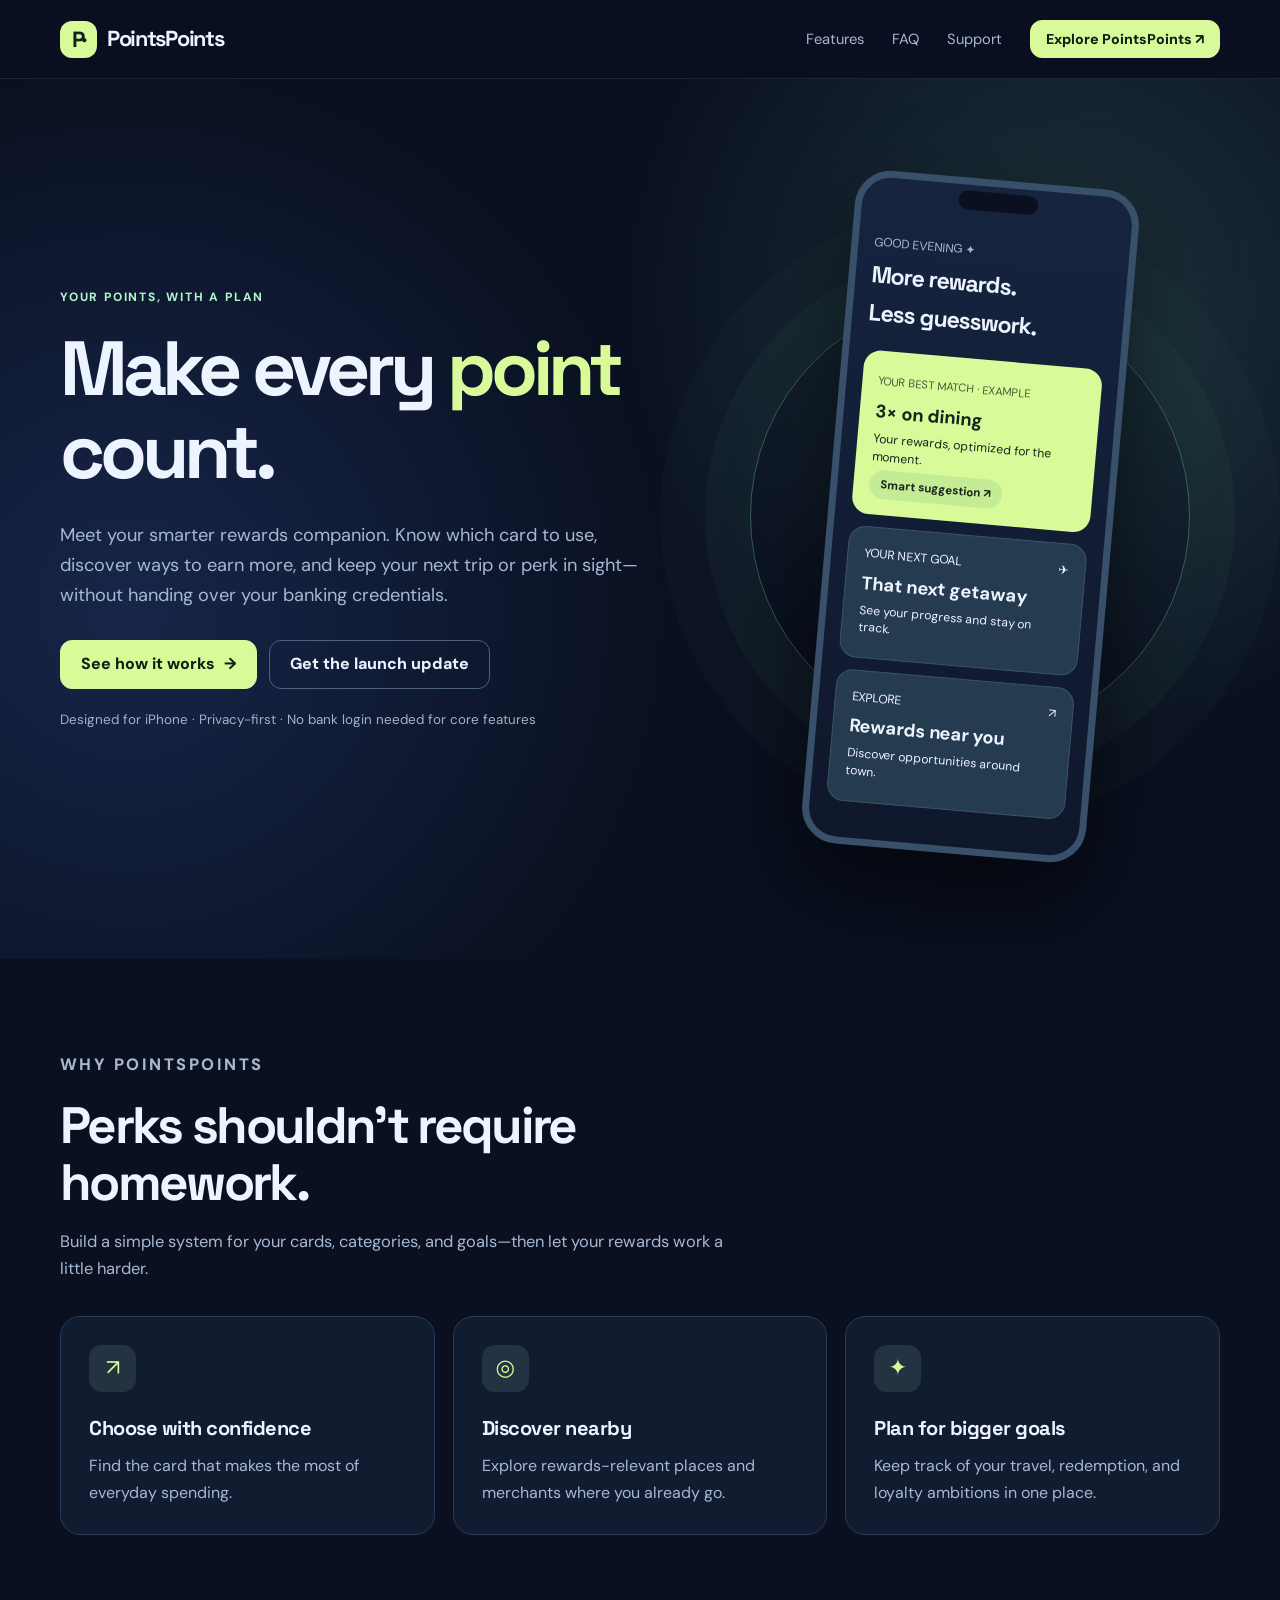
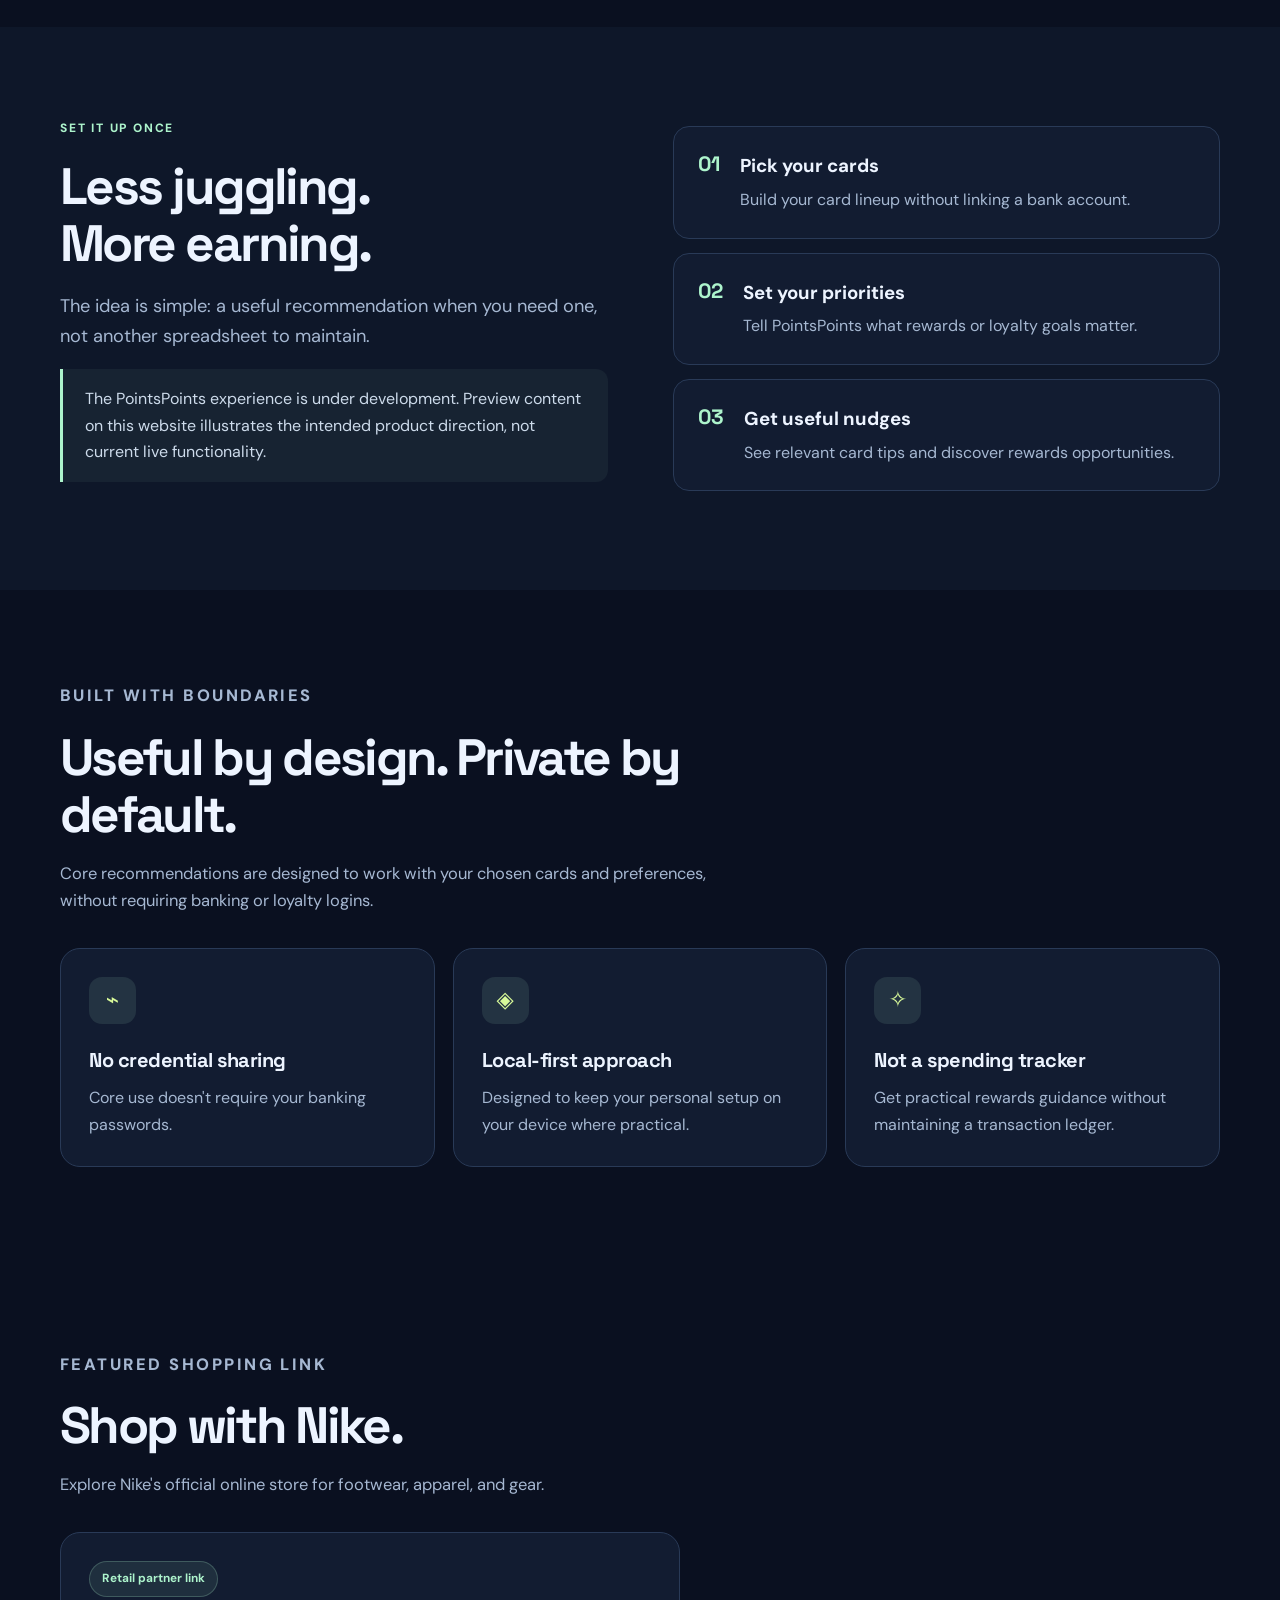
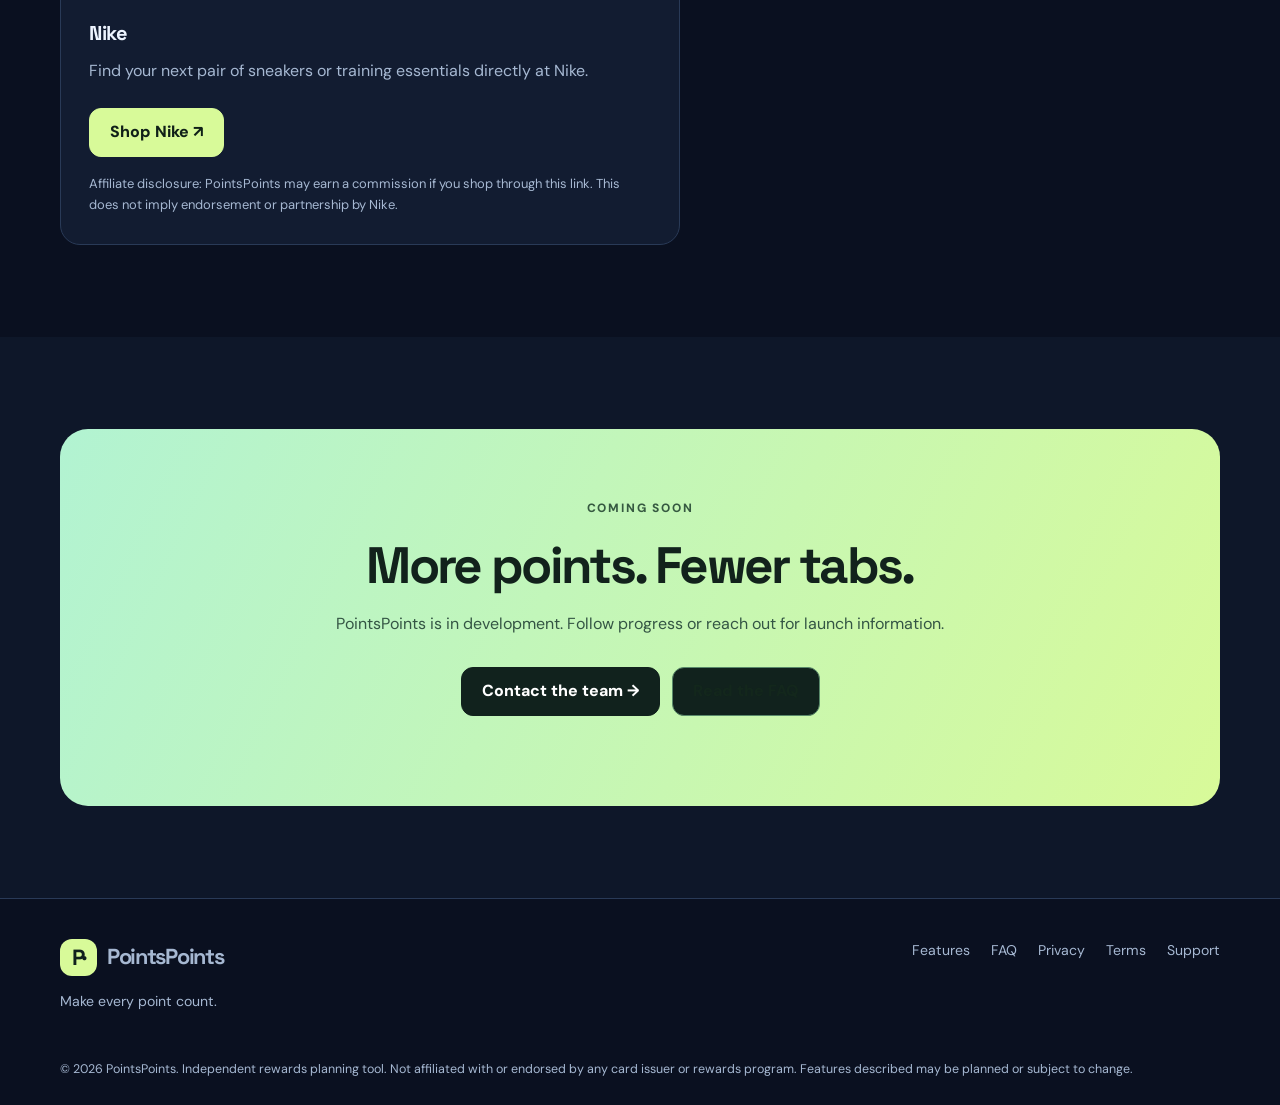
<file: index.html>
<!doctype html><html lang="en"><head><meta charset="utf-8"><meta name="viewport" content="width=device-width,initial-scale=1"><meta name="theme-color" content="#0a1020"><meta name="description" content="PointsPoints is a privacy-first companion for credit card rewards and loyalty goals."><title>Make every point count | PointsPoints</title><link rel="icon" type="image/svg+xml" href="assets/favicon.svg"><link rel="stylesheet" href="assets/styles.css"><meta property="og:type" content="website"><meta property="og:title" content="Make every point count | PointsPoints"><meta property="og:description" content="PointsPoints is a privacy-first companion for credit card rewards and loyalty goals."></head><body><a class="skip" href="#main">Skip to content</a><header class="site-header"><nav class="container nav" aria-label="Main navigation"><a class="logo" href="index.html" aria-label="PointsPoints home"><span class="mark">P·</span><span>PointsPoints</span></a><button class="menu-toggle" aria-label="Toggle navigation" aria-expanded="false" aria-controls="nav-links">☰</button><div id="nav-links" class="nav-links"><a href="features.html">Features</a><a href="faq.html">FAQ</a><a href="support.html">Support</a><a class="button small" href="index.html#early-access">Explore PointsPoints ↗</a></div></nav></header><main id="main"><section class="hero"><div class="container hero-grid"><div><p class="eyebrow">Your points, with a plan</p><h1>Make every <span>point</span> count.</h1><p class="lead">Meet your smarter rewards companion. Know which card to use, discover ways to earn more, and keep your next trip or perk in sight—without handing over your banking credentials.</p><div class="hero-actions"><a class="button" href="features.html">See how it works <span aria-hidden="true">→</span></a><a class="button secondary" href="#early-access">Get the launch update</a></div><p class="micro">Designed for iPhone · Privacy-first · No bank login needed for core features</p></div><div class="product-scene" aria-label="Illustrative app preview, not an actual screenshot"><div class="halo"></div><div class="phone"><div class="phone-top"></div><div class="phone-header">GOOD EVENING ✦</div><h3>More rewards.<br>Less guesswork.</h3><div class="phone-card primary"><span class="small-label">YOUR BEST MATCH · EXAMPLE</span><strong>3× on dining</strong><p>Your rewards, optimized for the moment.</p><span class="chip">Smart suggestion ↗</span></div><div class="phone-card"><div class="phone-row"><span>YOUR NEXT GOAL</span><span>✈</span></div><strong>That next getaway</strong><p>See your progress and stay on track.</p></div><div class="phone-card"><div class="phone-row"><span>EXPLORE</span><span>↗</span></div><strong>Rewards near you</strong><p>Discover opportunities around town.</p></div></div></div></div></section>
<section class="section" id="benefits"><div class="container"><div class="section-head"><p class="eyebrow">Why PointsPoints</p><h2>Perks shouldn't require homework.</h2><p>Build a simple system for your cards, categories, and goals—then let your rewards work a little harder.</p></div><div class="grid-3"><article class="feature-card"><div class="feature-icon">↗</div><h3>Choose with confidence</h3><p>Find the card that makes the most of everyday spending.</p></article><article class="feature-card"><div class="feature-icon">◎</div><h3>Discover nearby</h3><p>Explore rewards-relevant places and merchants where you already go.</p></article><article class="feature-card"><div class="feature-icon">✦</div><h3>Plan for bigger goals</h3><p>Keep track of your travel, redemption, and loyalty ambitions in one place.</p></article></div></div></section>
<section class="section alt"><div class="container split"><div><p class="eyebrow">Set it up once</p><h2 style="font:700 clamp(2.2rem,4vw,3.5rem)/1.12 'Space Grotesk';letter-spacing:-.05em">Less juggling.<br>More earning.</h2><p class="lead">The idea is simple: a useful recommendation when you need one, not another spreadsheet to maintain.</p><p class="note">The PointsPoints experience is under development. Preview content on this website illustrates the intended product direction, not current live functionality.</p></div><div class="steps"><div class="step"><span class="step-index">01</span><div><h3>Pick your cards</h3><p>Build your card lineup without linking a bank account.</p></div></div><div class="step"><span class="step-index">02</span><div><h3>Set your priorities</h3><p>Tell PointsPoints what rewards or loyalty goals matter.</p></div></div><div class="step"><span class="step-index">03</span><div><h3>Get useful nudges</h3><p>See relevant card tips and discover rewards opportunities.</p></div></div></div></div></section>
<section class="section"><div class="container"><div class="section-head"><p class="eyebrow">Built with boundaries</p><h2>Useful by design. Private by default.</h2><p>Core recommendations are designed to work with your chosen cards and preferences, without requiring banking or loyalty logins.</p></div><div class="grid-3"><div class="feature-card"><div class="feature-icon">⌁</div><h3>No credential sharing</h3><p>Core use doesn't require your banking passwords.</p></div><div class="feature-card"><div class="feature-icon">◈</div><h3>Local-first approach</h3><p>Designed to keep your personal setup on your device where practical.</p></div><div class="feature-card"><div class="feature-icon">✧</div><h3>Not a spending tracker</h3><p>Get practical rewards guidance without maintaining a transaction ledger.</p></div></div></div></section>
<section class="section" id="shop"><div class="container"><div class="section-head"><p class="eyebrow">Featured shopping link</p><h2>Shop with Nike.</h2><p>Explore Nike's official online store for footwear, apparel, and gear.</p></div><div class="panel" style="max-width:620px"><span class="pill">Retail partner link</span><h3>Nike</h3><p>Find your next pair of sneakers or training essentials directly at Nike.</p><p style="margin-top:24px"><a class="button" href="https://sovrn.co/1janoo2" target="_blank" rel="sponsored noopener noreferrer" aria-label="Shop Nike through our affiliate link (opens in a new tab)">Shop Nike ↗</a></p><p class="small-print" style="margin-top:16px">Affiliate disclosure: PointsPoints may earn a commission if you shop through this link. This does not imply endorsement or partnership by Nike.</p></div></div></section>
<section class="section alt" id="early-access"><div class="container"><div class="cta"><p class="eyebrow" style="color:#365941">Coming soon</p><h2>More points. Fewer tabs.</h2><p>PointsPoints is in development. Follow progress or reach out for launch information.</p><div class="hero-actions" style="justify-content:center"><a class="button" href="support.html">Contact the team →</a><a class="button secondary" style="color:#13271c;border-color:#59896a" href="faq.html">Read the FAQ</a></div></div></div></section></main><footer class="footer"><div class="container"><div class="footer-layout"><div><a class="logo" href="index.html"><span class="mark">P·</span><span>PointsPoints</span></a><p>Make every point count.</p></div><div class="footer-links"><a href="features.html">Features</a><a href="faq.html">FAQ</a><a href="privacy.html">Privacy</a><a href="terms.html">Terms</a><a href="support.html">Support</a></div></div><div class="footer-bottom">© <span data-year>2026</span> PointsPoints. Independent rewards planning tool. Not affiliated with or endorsed by any card issuer or rewards program. Features described may be planned or subject to change.</div></div></footer><script src="assets/site.js" defer></script></body></html>
</file>
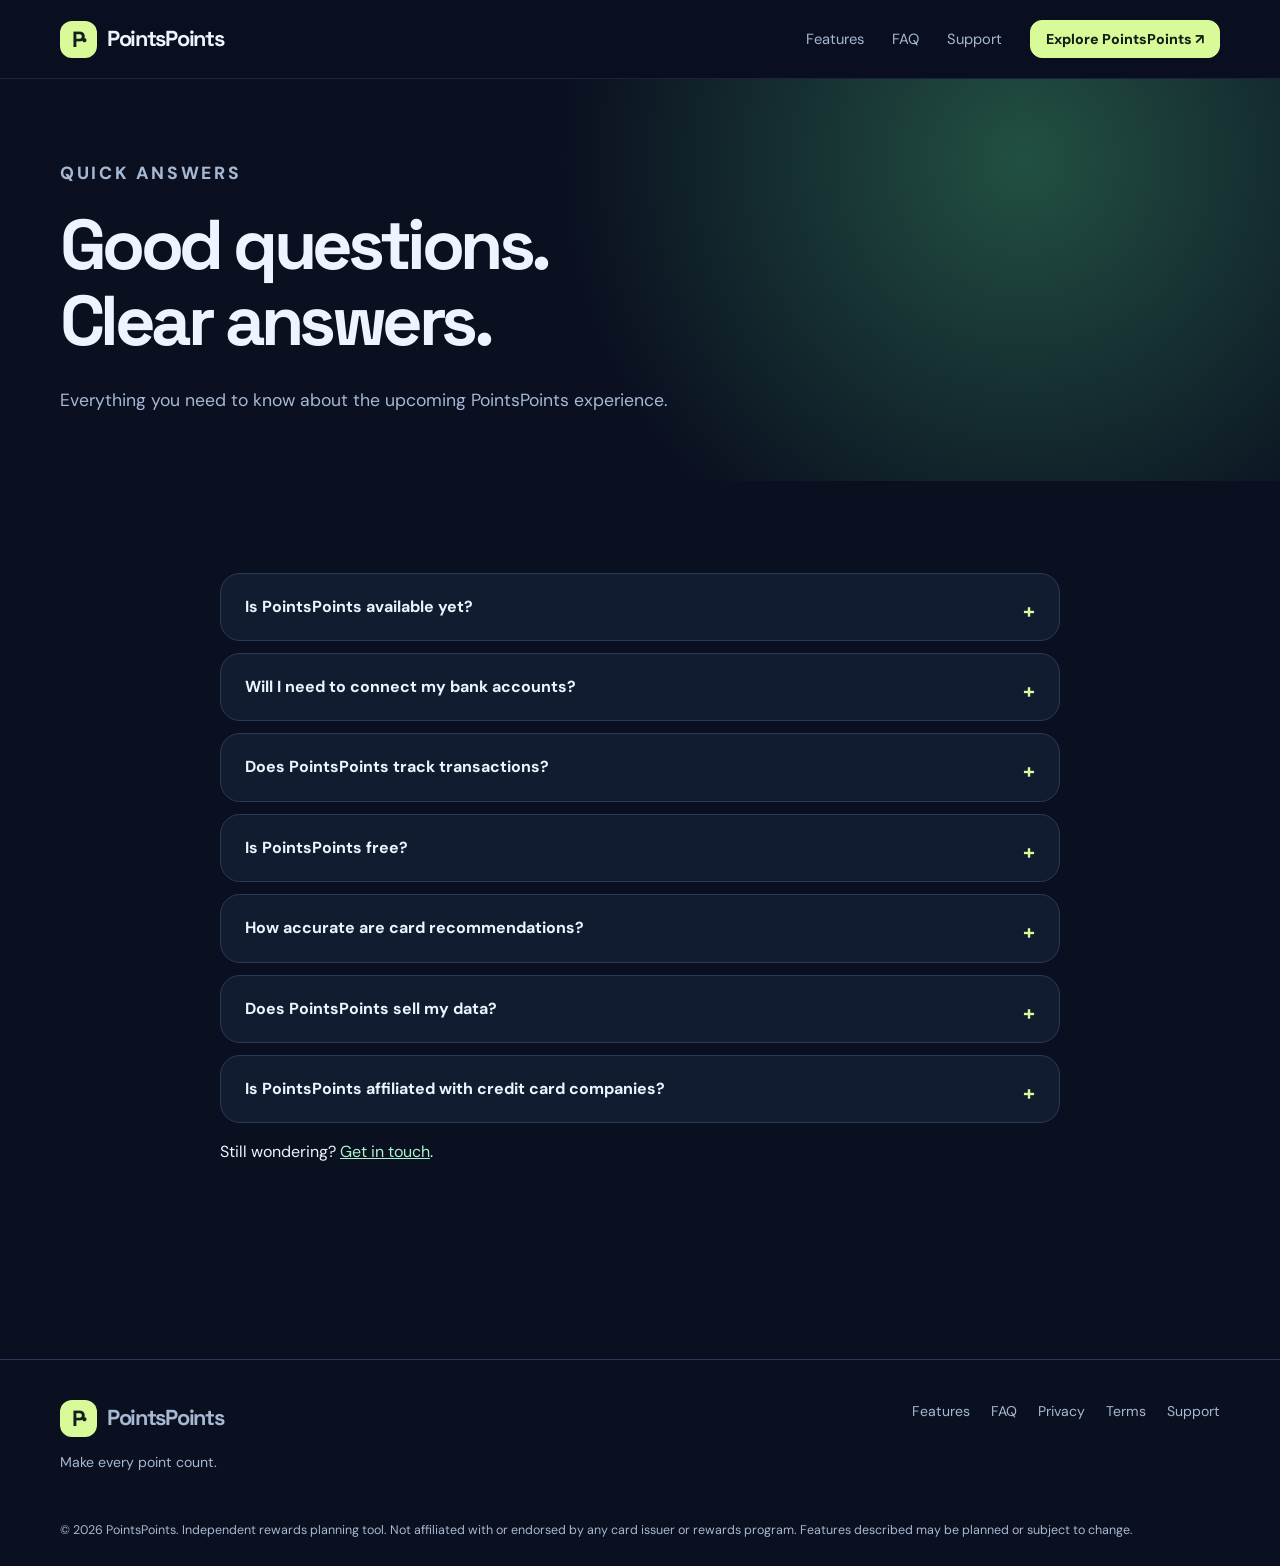
<file: faq.html>
<!doctype html><html lang="en"><head><meta charset="utf-8"><meta name="viewport" content="width=device-width,initial-scale=1"><meta name="theme-color" content="#0a1020"><meta name="description" content="Answers to common questions about PointsPoints."><title>Frequently asked questions | PointsPoints</title><link rel="icon" type="image/svg+xml" href="assets/favicon.svg"><link rel="stylesheet" href="assets/styles.css"><meta property="og:type" content="website"><meta property="og:title" content="Frequently asked questions | PointsPoints"><meta property="og:description" content="Answers to common questions about PointsPoints."></head><body><a class="skip" href="#main">Skip to content</a><header class="site-header"><nav class="container nav" aria-label="Main navigation"><a class="logo" href="index.html" aria-label="PointsPoints home"><span class="mark">P·</span><span>PointsPoints</span></a><button class="menu-toggle" aria-label="Toggle navigation" aria-expanded="false" aria-controls="nav-links">☰</button><div id="nav-links" class="nav-links"><a href="features.html">Features</a><a href="faq.html">FAQ</a><a href="support.html">Support</a><a class="button small" href="index.html#early-access">Explore PointsPoints ↗</a></div></nav></header><main id="main"><section class="page-heading"><div class="container"><p class="eyebrow">Quick answers</p><h1>Good questions.<br>Clear answers.</h1><p>Everything you need to know about the upcoming PointsPoints experience.</p></div></section><section class="section"><div class="container faq-list"><details class="faq-item"><summary>Is PointsPoints available yet?</summary><p>PointsPoints is currently in development. This site introduces the product direction; it does not represent a live App Store listing.</p></details><details class="faq-item"><summary>Will I need to connect my bank accounts?</summary><p>The planned core experience does not require a bank login, loyalty login, or credential sharing. You choose the cards you have.</p></details><details class="faq-item"><summary>Does PointsPoints track transactions?</summary><p>No manual purchase-by-purchase ledger is planned for the core experience. Some issuer-specific spend caps or targeted offers may not be knowable without transactional data.</p></details><details class="faq-item"><summary>Is PointsPoints free?</summary><p>The goal is to make the core features free. Optional affiliate links may help support the product in the future.</p></details><details class="faq-item"><summary>How accurate are card recommendations?</summary><p>Recommendations depend on published card benefits, relevant categories, your settings, and applicable limitations. Always confirm current terms with the card issuer.</p></details><details class="faq-item"><summary>Does PointsPoints sell my data?</summary><p>The product is designed with a local-first philosophy. Refer to the privacy page for the intended approach; the final operational policy should be reviewed before launch.</p></details><details class="faq-item"><summary>Is PointsPoints affiliated with credit card companies?</summary><p>No. PointsPoints is an independent project, and names of issuers or loyalty programs belong to their respective owners.</p></details><p>Still wondering? <a href="support.html" style="color:var(--mint);text-decoration:underline">Get in touch</a>.</p></div></section></main><footer class="footer"><div class="container"><div class="footer-layout"><div><a class="logo" href="index.html"><span class="mark">P·</span><span>PointsPoints</span></a><p>Make every point count.</p></div><div class="footer-links"><a href="features.html">Features</a><a href="faq.html">FAQ</a><a href="privacy.html">Privacy</a><a href="terms.html">Terms</a><a href="support.html">Support</a></div></div><div class="footer-bottom">© <span data-year>2026</span> PointsPoints. Independent rewards planning tool. Not affiliated with or endorsed by any card issuer or rewards program. Features described may be planned or subject to change.</div></div></footer><script src="assets/site.js" defer></script></body></html>
</file>
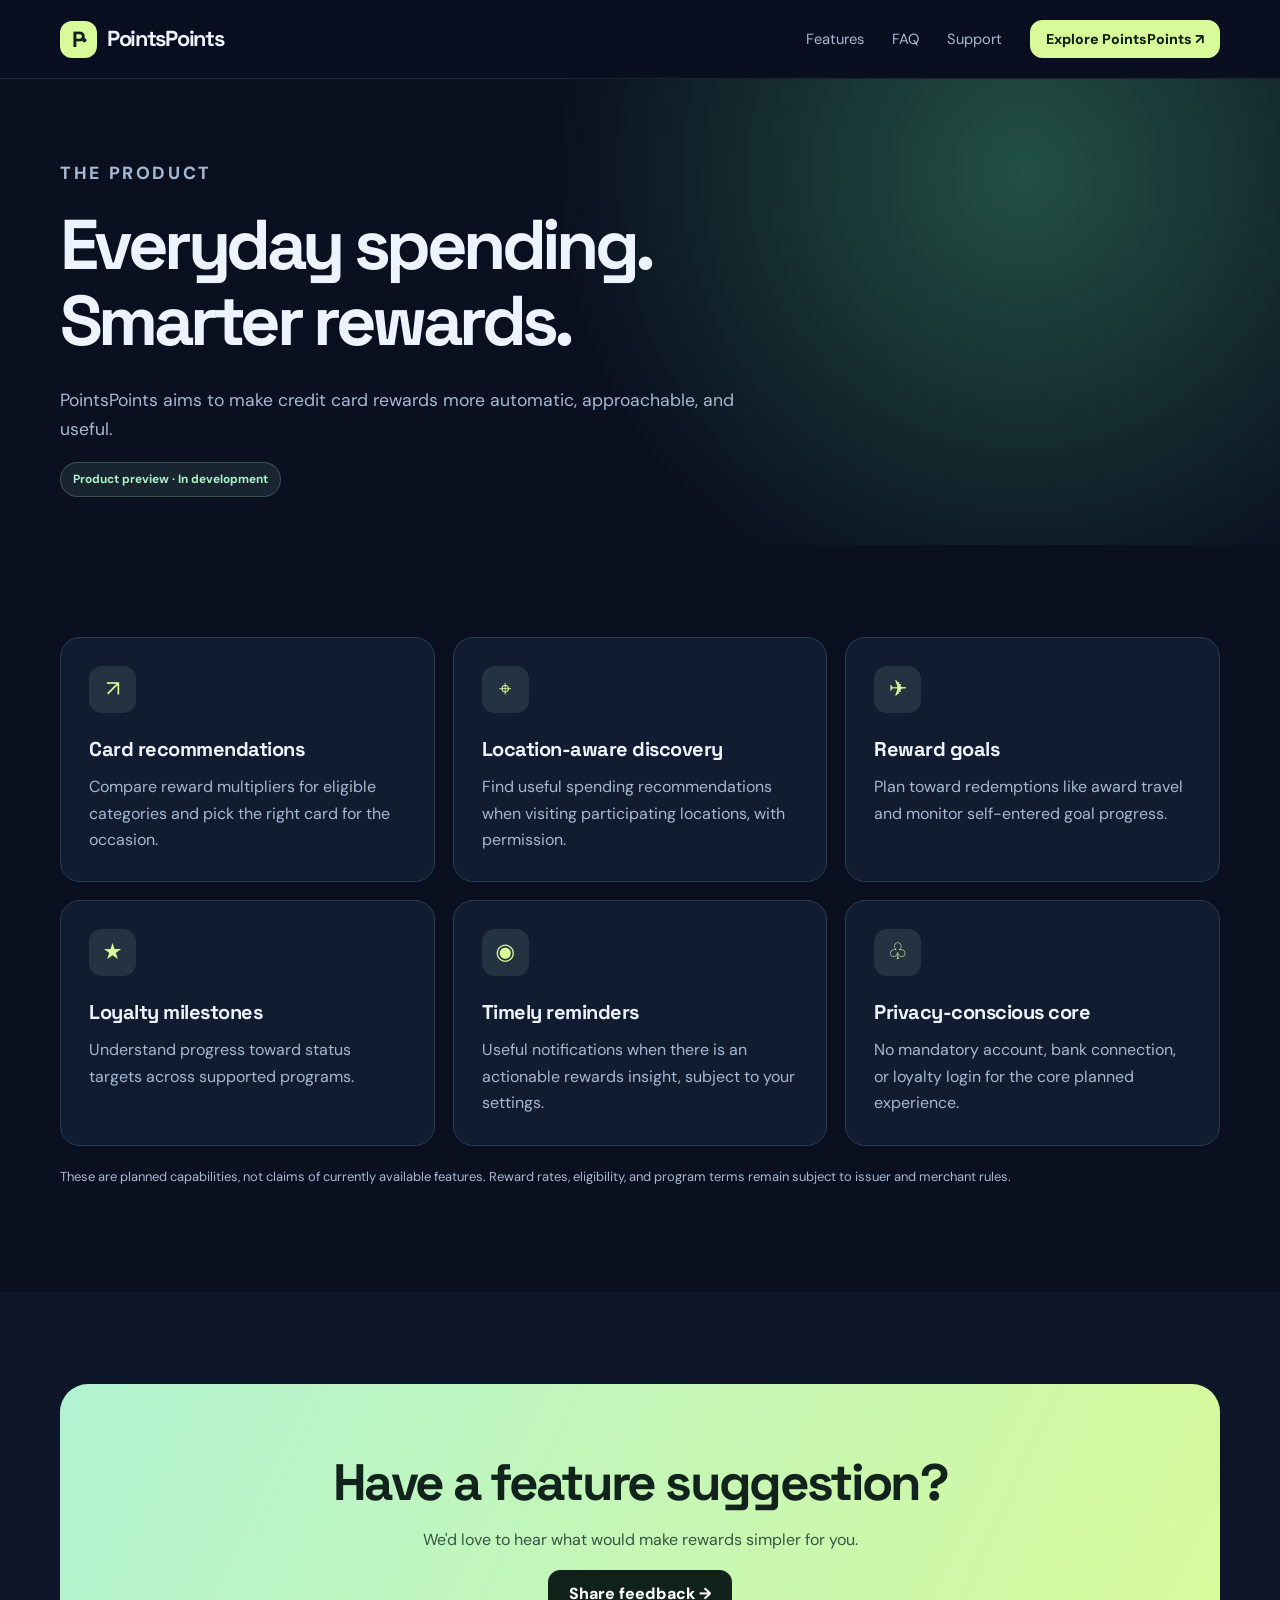
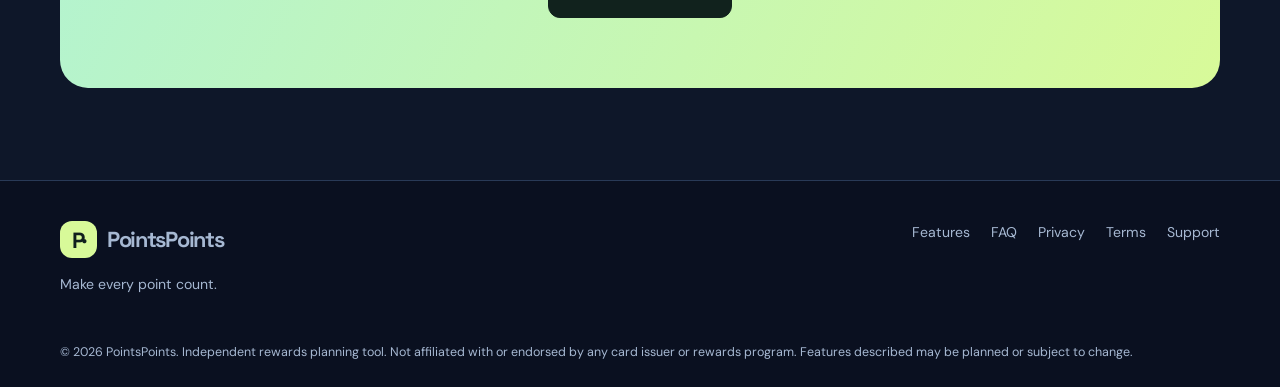
<file: features.html>
<!doctype html><html lang="en"><head><meta charset="utf-8"><meta name="viewport" content="width=device-width,initial-scale=1"><meta name="theme-color" content="#0a1020"><meta name="description" content="Explore what PointsPoints is being built to do."><title>Features | PointsPoints</title><link rel="icon" type="image/svg+xml" href="assets/favicon.svg"><link rel="stylesheet" href="assets/styles.css"><meta property="og:type" content="website"><meta property="og:title" content="Features | PointsPoints"><meta property="og:description" content="Explore what PointsPoints is being built to do."></head><body><a class="skip" href="#main">Skip to content</a><header class="site-header"><nav class="container nav" aria-label="Main navigation"><a class="logo" href="index.html" aria-label="PointsPoints home"><span class="mark">P·</span><span>PointsPoints</span></a><button class="menu-toggle" aria-label="Toggle navigation" aria-expanded="false" aria-controls="nav-links">☰</button><div id="nav-links" class="nav-links"><a href="features.html">Features</a><a href="faq.html">FAQ</a><a href="support.html">Support</a><a class="button small" href="index.html#early-access">Explore PointsPoints ↗</a></div></nav></header><main id="main"><section class="page-heading"><div class="container"><p class="eyebrow">The product</p><h1>Everyday spending.<br>Smarter rewards.</h1><p>PointsPoints aims to make credit card rewards more automatic, approachable, and useful.</p><span class="pill">Product preview · In development</span></div></section><section class="section"><div class="container"><div class="grid-3"><div class="feature-card"><div class="feature-icon">↗</div><h3>Card recommendations</h3><p>Compare reward multipliers for eligible categories and pick the right card for the occasion.</p></div><div class="feature-card"><div class="feature-icon">⌖</div><h3>Location-aware discovery</h3><p>Find useful spending recommendations when visiting participating locations, with permission.</p></div><div class="feature-card"><div class="feature-icon">✈</div><h3>Reward goals</h3><p>Plan toward redemptions like award travel and monitor self-entered goal progress.</p></div><div class="feature-card"><div class="feature-icon">★</div><h3>Loyalty milestones</h3><p>Understand progress toward status targets across supported programs.</p></div><div class="feature-card"><div class="feature-icon">◉</div><h3>Timely reminders</h3><p>Useful notifications when there is an actionable rewards insight, subject to your settings.</p></div><div class="feature-card"><div class="feature-icon">♧</div><h3>Privacy-conscious core</h3><p>No mandatory account, bank connection, or loyalty login for the core planned experience.</p></div></div><p class="small-print" style="margin-top:20px">These are planned capabilities, not claims of currently available features. Reward rates, eligibility, and program terms remain subject to issuer and merchant rules.</p></div></section><section class="section alt"><div class="container"><div class="cta"><h2>Have a feature suggestion?</h2><p>We'd love to hear what would make rewards simpler for you.</p><a class="button" href="support.html">Share feedback →</a></div></div></section></main><footer class="footer"><div class="container"><div class="footer-layout"><div><a class="logo" href="index.html"><span class="mark">P·</span><span>PointsPoints</span></a><p>Make every point count.</p></div><div class="footer-links"><a href="features.html">Features</a><a href="faq.html">FAQ</a><a href="privacy.html">Privacy</a><a href="terms.html">Terms</a><a href="support.html">Support</a></div></div><div class="footer-bottom">© <span data-year>2026</span> PointsPoints. Independent rewards planning tool. Not affiliated with or endorsed by any card issuer or rewards program. Features described may be planned or subject to change.</div></div></footer><script src="assets/site.js" defer></script></body></html>
</file>
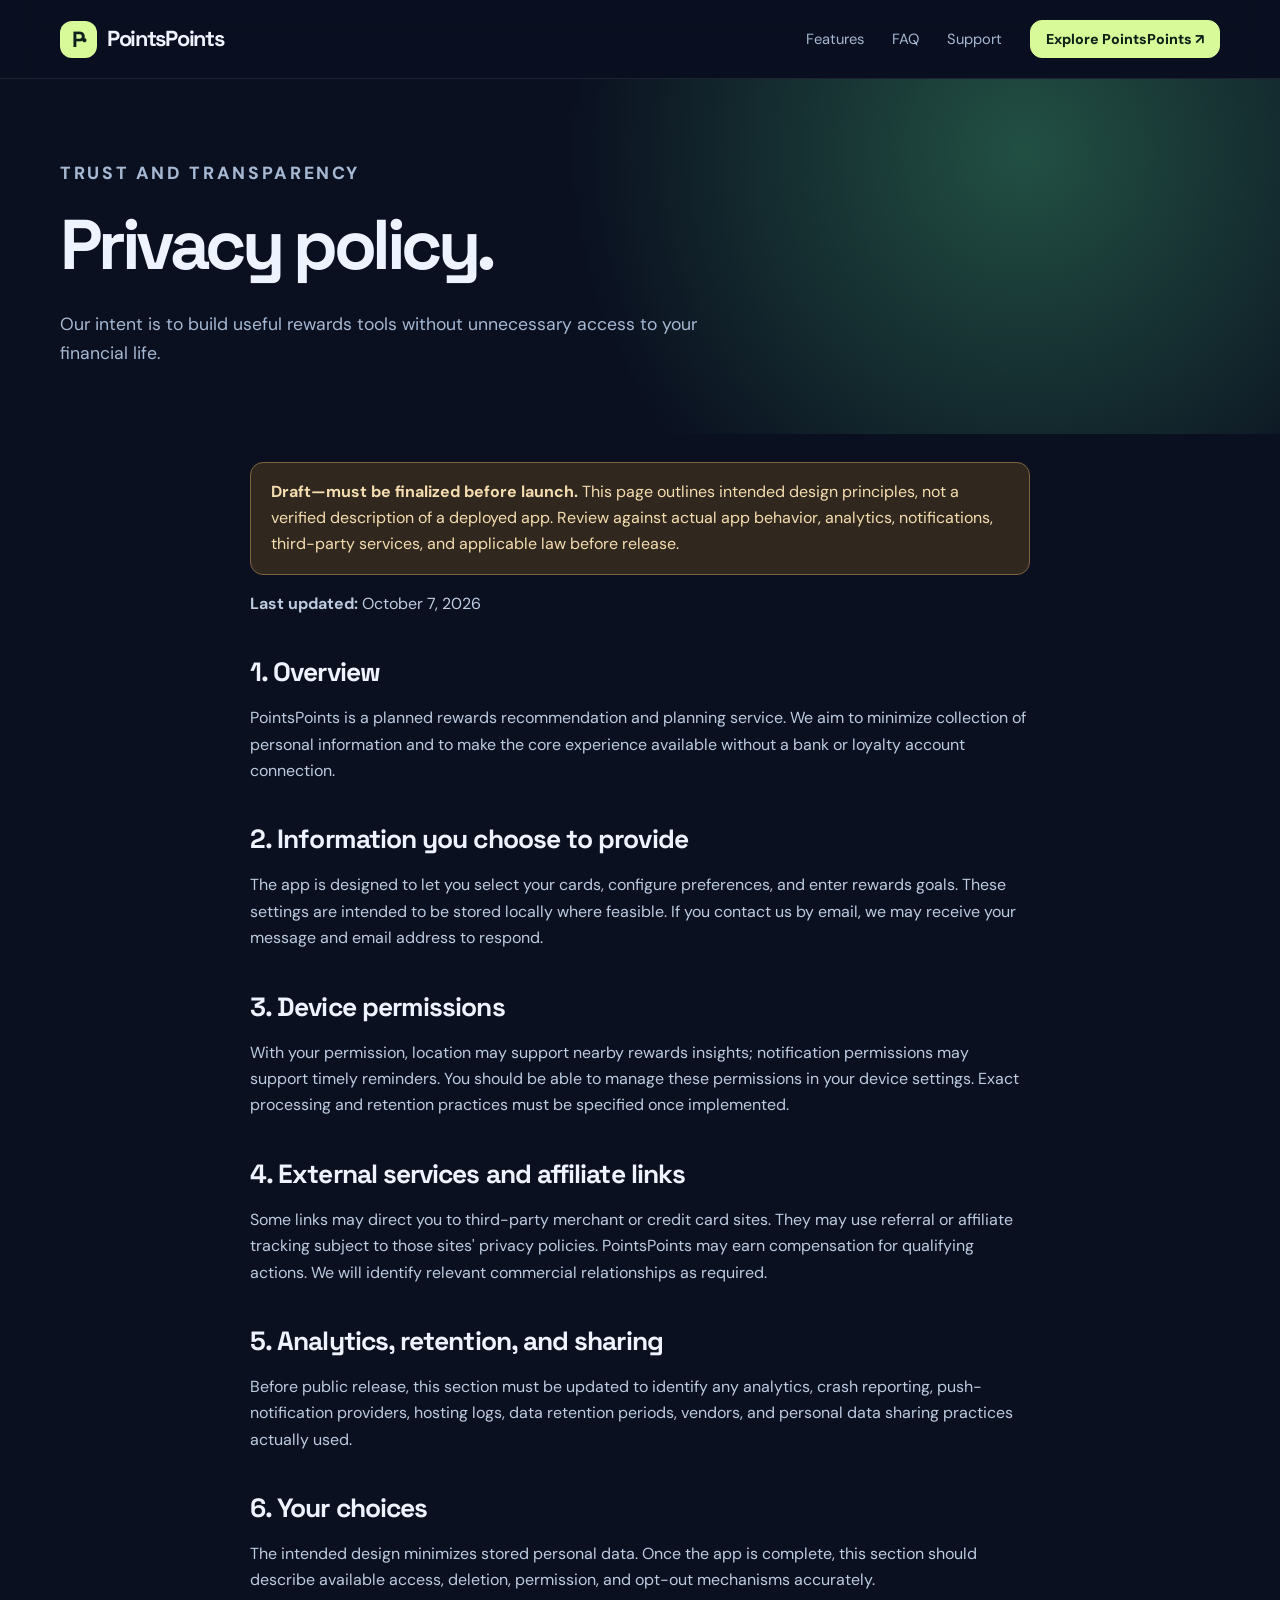
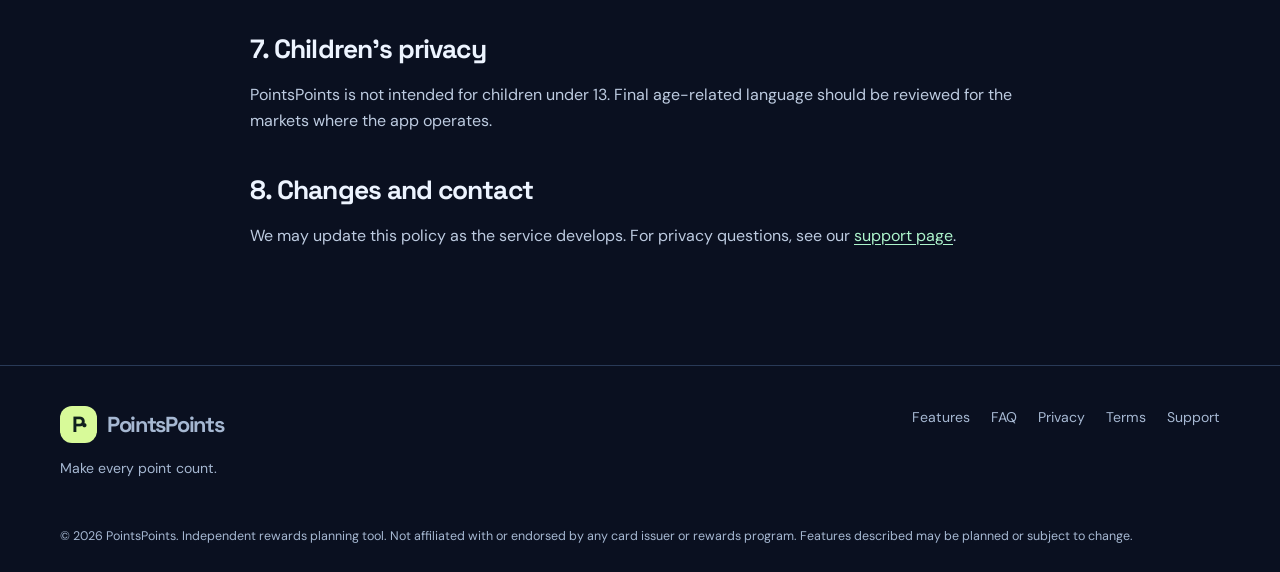
<file: privacy.html>
<!doctype html><html lang="en"><head><meta charset="utf-8"><meta name="viewport" content="width=device-width,initial-scale=1"><meta name="theme-color" content="#0a1020"><meta name="description" content="Draft privacy information for PointsPoints."><title>Privacy policy (draft) | PointsPoints</title><link rel="icon" type="image/svg+xml" href="assets/favicon.svg"><link rel="stylesheet" href="assets/styles.css"><meta property="og:type" content="website"><meta property="og:title" content="Privacy policy (draft) | PointsPoints"><meta property="og:description" content="Draft privacy information for PointsPoints."></head><body><a class="skip" href="#main">Skip to content</a><header class="site-header"><nav class="container nav" aria-label="Main navigation"><a class="logo" href="index.html" aria-label="PointsPoints home"><span class="mark">P·</span><span>PointsPoints</span></a><button class="menu-toggle" aria-label="Toggle navigation" aria-expanded="false" aria-controls="nav-links">☰</button><div id="nav-links" class="nav-links"><a href="features.html">Features</a><a href="faq.html">FAQ</a><a href="support.html">Support</a><a class="button small" href="index.html#early-access">Explore PointsPoints ↗</a></div></nav></header><main id="main"><section class="page-heading"><div class="container"><p class="eyebrow">Trust and transparency</p><h1>Privacy policy.</h1><p>Our intent is to build useful rewards tools without unnecessary access to your financial life.</p></div></section><div class="container prose"><div class="disclaimer"><strong>Draft—must be finalized before launch.</strong> This page outlines intended design principles, not a verified description of a deployed app. Review against actual app behavior, analytics, notifications, third-party services, and applicable law before release.</div><p><strong>Last updated:</strong> October 7, 2026</p><h2>1. Overview</h2><p>PointsPoints is a planned rewards recommendation and planning service. We aim to minimize collection of personal information and to make the core experience available without a bank or loyalty account connection.</p><h2>2. Information you choose to provide</h2><p>The app is designed to let you select your cards, configure preferences, and enter rewards goals. These settings are intended to be stored locally where feasible. If you contact us by email, we may receive your message and email address to respond.</p><h2>3. Device permissions</h2><p>With your permission, location may support nearby rewards insights; notification permissions may support timely reminders. You should be able to manage these permissions in your device settings. Exact processing and retention practices must be specified once implemented.</p><h2>4. External services and affiliate links</h2><p>Some links may direct you to third-party merchant or credit card sites. They may use referral or affiliate tracking subject to those sites' privacy policies. PointsPoints may earn compensation for qualifying actions. We will identify relevant commercial relationships as required.</p><h2>5. Analytics, retention, and sharing</h2><p>Before public release, this section must be updated to identify any analytics, crash reporting, push-notification providers, hosting logs, data retention periods, vendors, and personal data sharing practices actually used.</p><h2>6. Your choices</h2><p>The intended design minimizes stored personal data. Once the app is complete, this section should describe available access, deletion, permission, and opt-out mechanisms accurately.</p><h2>7. Children's privacy</h2><p>PointsPoints is not intended for children under 13. Final age-related language should be reviewed for the markets where the app operates.</p><h2>8. Changes and contact</h2><p>We may update this policy as the service develops. For privacy questions, see our <a href="support.html">support page</a>.</p></div></main><footer class="footer"><div class="container"><div class="footer-layout"><div><a class="logo" href="index.html"><span class="mark">P·</span><span>PointsPoints</span></a><p>Make every point count.</p></div><div class="footer-links"><a href="features.html">Features</a><a href="faq.html">FAQ</a><a href="privacy.html">Privacy</a><a href="terms.html">Terms</a><a href="support.html">Support</a></div></div><div class="footer-bottom">© <span data-year>2026</span> PointsPoints. Independent rewards planning tool. Not affiliated with or endorsed by any card issuer or rewards program. Features described may be planned or subject to change.</div></div></footer><script src="assets/site.js" defer></script></body></html>
</file>
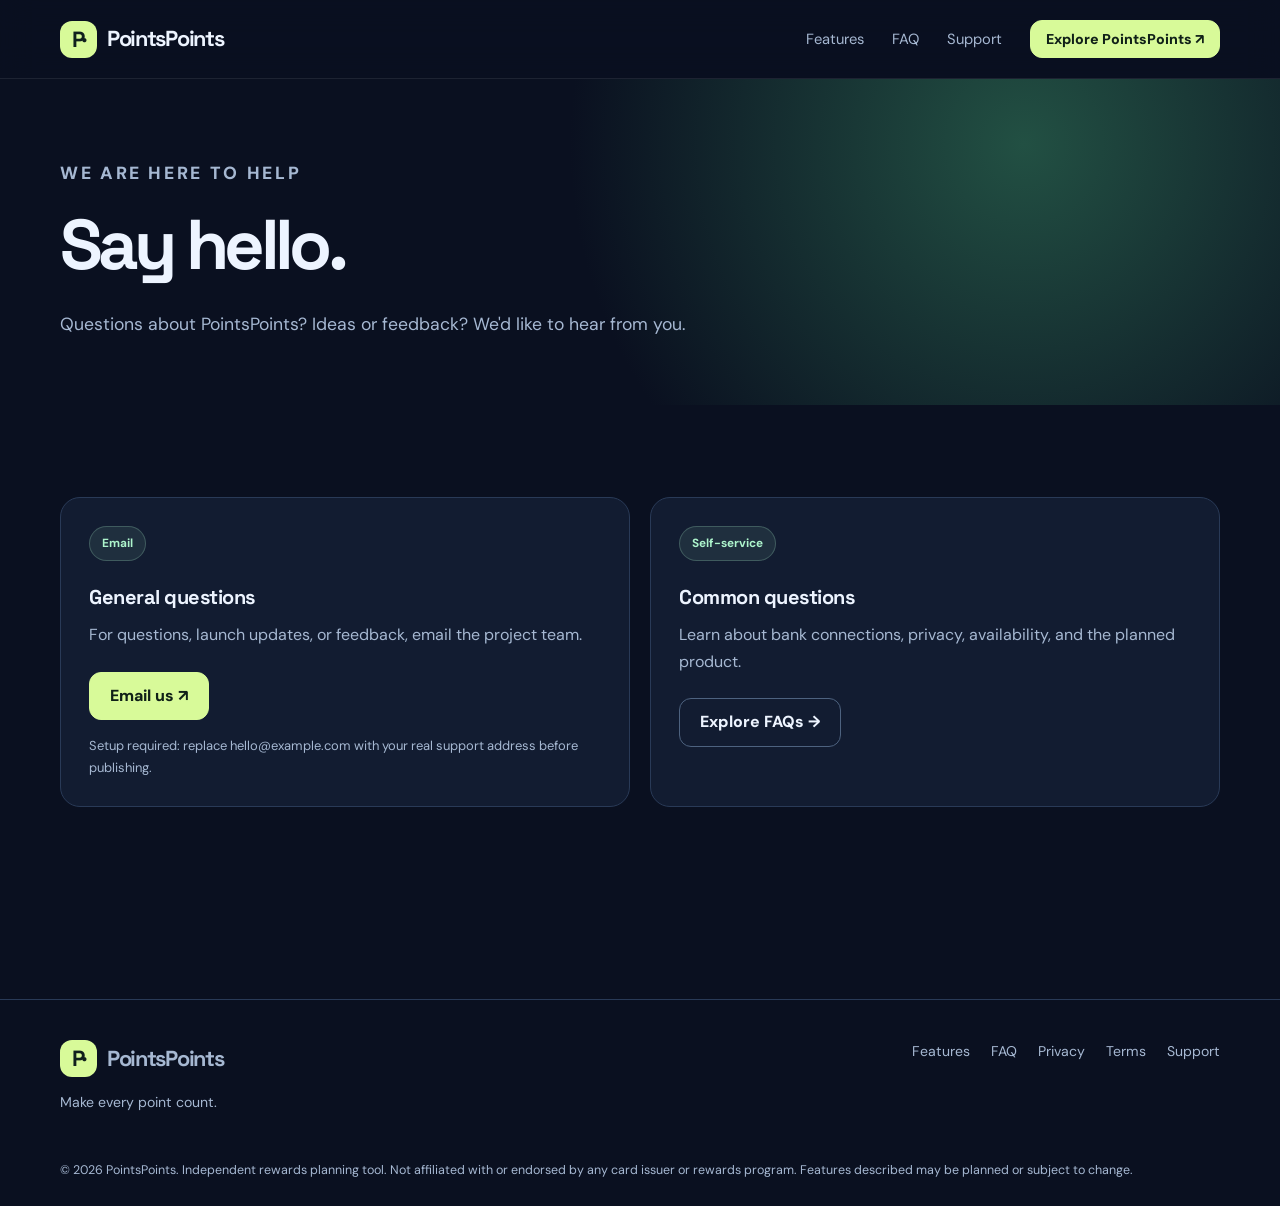
<file: support.html>
<!doctype html><html lang="en"><head><meta charset="utf-8"><meta name="viewport" content="width=device-width,initial-scale=1"><meta name="theme-color" content="#0a1020"><meta name="description" content="Contact PointsPoints for support, questions, and feedback."><title>Support & contact | PointsPoints</title><link rel="icon" type="image/svg+xml" href="assets/favicon.svg"><link rel="stylesheet" href="assets/styles.css"><meta property="og:type" content="website"><meta property="og:title" content="Support & contact | PointsPoints"><meta property="og:description" content="Contact PointsPoints for support, questions, and feedback."></head><body><a class="skip" href="#main">Skip to content</a><header class="site-header"><nav class="container nav" aria-label="Main navigation"><a class="logo" href="index.html" aria-label="PointsPoints home"><span class="mark">P·</span><span>PointsPoints</span></a><button class="menu-toggle" aria-label="Toggle navigation" aria-expanded="false" aria-controls="nav-links">☰</button><div id="nav-links" class="nav-links"><a href="features.html">Features</a><a href="faq.html">FAQ</a><a href="support.html">Support</a><a class="button small" href="index.html#early-access">Explore PointsPoints ↗</a></div></nav></header><main id="main"><section class="page-heading"><div class="container"><p class="eyebrow">We are here to help</p><h1>Say hello.</h1><p>Questions about PointsPoints? Ideas or feedback? We'd like to hear from you.</p></div></section><section class="section"><div class="container support-grid"><article class="panel"><span class="pill">Email</span><h3>General questions</h3><p>For questions, launch updates, or feedback, email the project team.</p><p style="margin-top:23px"><a class="button" href="mailto:hello@example.com?subject=PointsPoints%20inquiry">Email us ↗</a></p><p class="small-print" style="margin-top:15px">Setup required: replace hello@example.com with your real support address before publishing.</p></article><article class="panel"><span class="pill">Self-service</span><h3>Common questions</h3><p>Learn about bank connections, privacy, availability, and the planned product.</p><p style="margin-top:23px"><a class="button secondary" href="faq.html">Explore FAQs →</a></p></article></div></section></main><footer class="footer"><div class="container"><div class="footer-layout"><div><a class="logo" href="index.html"><span class="mark">P·</span><span>PointsPoints</span></a><p>Make every point count.</p></div><div class="footer-links"><a href="features.html">Features</a><a href="faq.html">FAQ</a><a href="privacy.html">Privacy</a><a href="terms.html">Terms</a><a href="support.html">Support</a></div></div><div class="footer-bottom">© <span data-year>2026</span> PointsPoints. Independent rewards planning tool. Not affiliated with or endorsed by any card issuer or rewards program. Features described may be planned or subject to change.</div></div></footer><script src="assets/site.js" defer></script></body></html>
</file>
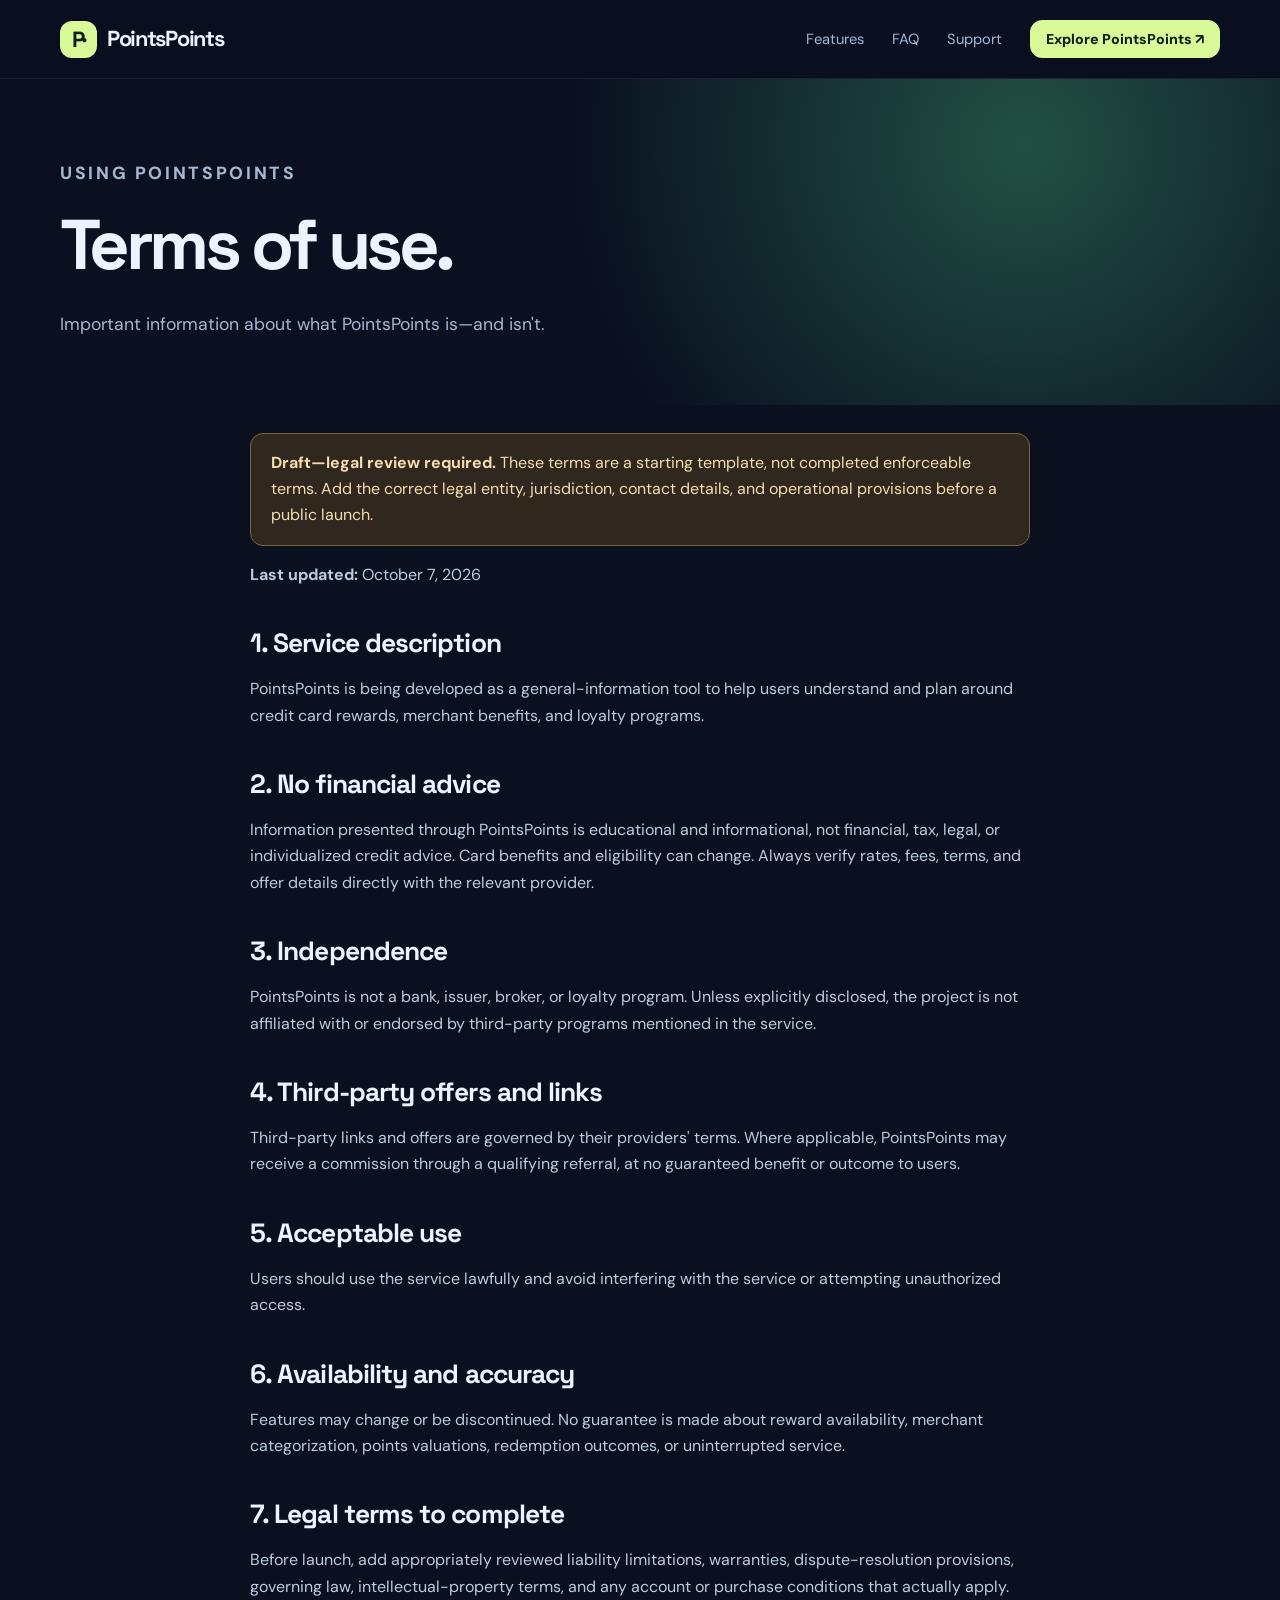
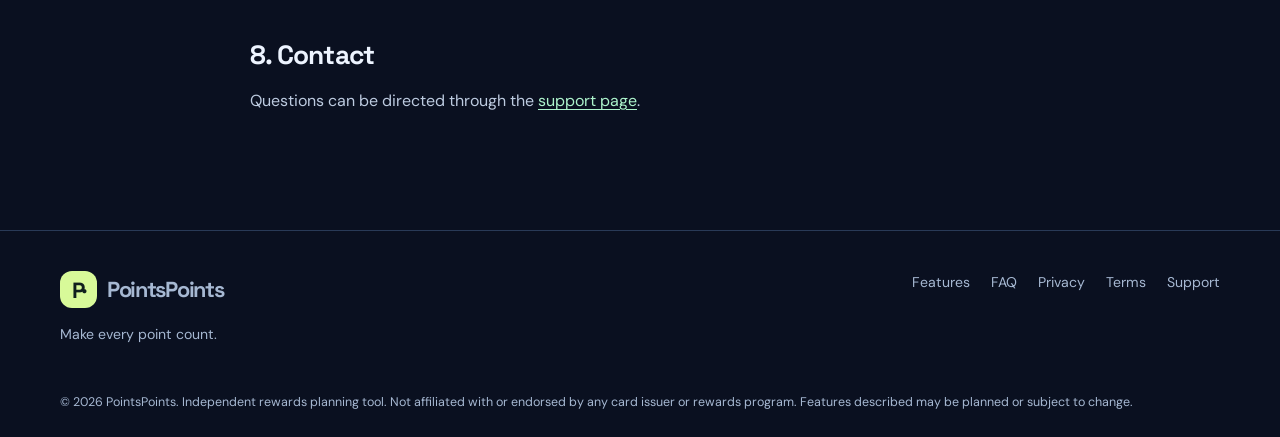
<file: terms.html>
<!doctype html><html lang="en"><head><meta charset="utf-8"><meta name="viewport" content="width=device-width,initial-scale=1"><meta name="theme-color" content="#0a1020"><meta name="description" content="Draft terms for PointsPoints."><title>Terms of use (draft) | PointsPoints</title><link rel="icon" type="image/svg+xml" href="assets/favicon.svg"><link rel="stylesheet" href="assets/styles.css"><meta property="og:type" content="website"><meta property="og:title" content="Terms of use (draft) | PointsPoints"><meta property="og:description" content="Draft terms for PointsPoints."></head><body><a class="skip" href="#main">Skip to content</a><header class="site-header"><nav class="container nav" aria-label="Main navigation"><a class="logo" href="index.html" aria-label="PointsPoints home"><span class="mark">P·</span><span>PointsPoints</span></a><button class="menu-toggle" aria-label="Toggle navigation" aria-expanded="false" aria-controls="nav-links">☰</button><div id="nav-links" class="nav-links"><a href="features.html">Features</a><a href="faq.html">FAQ</a><a href="support.html">Support</a><a class="button small" href="index.html#early-access">Explore PointsPoints ↗</a></div></nav></header><main id="main"><section class="page-heading"><div class="container"><p class="eyebrow">Using PointsPoints</p><h1>Terms of use.</h1><p>Important information about what PointsPoints is—and isn't.</p></div></section><div class="container prose"><div class="disclaimer"><strong>Draft—legal review required.</strong> These terms are a starting template, not completed enforceable terms. Add the correct legal entity, jurisdiction, contact details, and operational provisions before a public launch.</div><p><strong>Last updated:</strong> October 7, 2026</p><h2>1. Service description</h2><p>PointsPoints is being developed as a general-information tool to help users understand and plan around credit card rewards, merchant benefits, and loyalty programs.</p><h2>2. No financial advice</h2><p>Information presented through PointsPoints is educational and informational, not financial, tax, legal, or individualized credit advice. Card benefits and eligibility can change. Always verify rates, fees, terms, and offer details directly with the relevant provider.</p><h2>3. Independence</h2><p>PointsPoints is not a bank, issuer, broker, or loyalty program. Unless explicitly disclosed, the project is not affiliated with or endorsed by third-party programs mentioned in the service.</p><h2>4. Third-party offers and links</h2><p>Third-party links and offers are governed by their providers' terms. Where applicable, PointsPoints may receive a commission through a qualifying referral, at no guaranteed benefit or outcome to users.</p><h2>5. Acceptable use</h2><p>Users should use the service lawfully and avoid interfering with the service or attempting unauthorized access.</p><h2>6. Availability and accuracy</h2><p>Features may change or be discontinued. No guarantee is made about reward availability, merchant categorization, points valuations, redemption outcomes, or uninterrupted service.</p><h2>7. Legal terms to complete</h2><p>Before launch, add appropriately reviewed liability limitations, warranties, dispute-resolution provisions, governing law, intellectual-property terms, and any account or purchase conditions that actually apply.</p><h2>8. Contact</h2><p>Questions can be directed through the <a href="support.html">support page</a>.</p></div></main><footer class="footer"><div class="container"><div class="footer-layout"><div><a class="logo" href="index.html"><span class="mark">P·</span><span>PointsPoints</span></a><p>Make every point count.</p></div><div class="footer-links"><a href="features.html">Features</a><a href="faq.html">FAQ</a><a href="privacy.html">Privacy</a><a href="terms.html">Terms</a><a href="support.html">Support</a></div></div><div class="footer-bottom">© <span data-year>2026</span> PointsPoints. Independent rewards planning tool. Not affiliated with or endorsed by any card issuer or rewards program. Features described may be planned or subject to change.</div></div></footer><script src="assets/site.js" defer></script></body></html>
</file>
<file: assets/styles.css>
@import url('https://fonts.googleapis.com/css2?family=DM+Sans:wght@400;500;600;700&family=Space+Grotesk:wght@400;500;600;700&display=swap');
:root{--bg:#0a1020;--surface:#121c31;--surface2:#192540;--ink:#edf4ff;--muted:#a6b8d2;--line:#293a57;--mint:#adf4cc;--lime:#d8fa99;--navy:#0a1020;--max:1160px}*{box-sizing:border-box}html{scroll-behavior:smooth}body{margin:0;background:var(--bg);color:var(--ink);font-family:'DM Sans',system-ui,sans-serif;line-height:1.65}a{color:inherit;text-decoration:none}button,input,textarea{font:inherit}button{cursor:pointer}.container{width:min(calc(100% - 44px),var(--max));margin:auto}.skip{position:absolute;left:-999px;top:10px;background:white;color:black;padding:10px;z-index:100}.skip:focus{left:12px}.site-header{position:sticky;top:0;z-index:30;backdrop-filter:blur(16px);background:#0a1020e8;border-bottom:1px solid #ffffff15}.nav{min-height:78px;display:flex;align-items:center;justify-content:space-between;gap:24px}.logo{display:flex;align-items:center;gap:10px;font-family:'Space Grotesk',sans-serif;font-weight:700;font-size:1.36rem;letter-spacing:-.06em}.mark{display:grid;place-items:center;width:37px;height:37px;border-radius:12px;background:var(--lime);color:#10201d;font-size:22px;font-weight:700;letter-spacing:-.1em}.nav-links{display:flex;align-items:center;gap:28px;font-size:.92rem;color:var(--muted)}.nav-links a:hover,.footer a:hover{color:var(--mint)}.button{display:inline-flex;align-items:center;justify-content:center;gap:9px;padding:13px 20px;border-radius:12px;background:var(--lime);color:#102018;font-weight:800;border:1px solid var(--lime);line-height:1.3;transition:transform .2s,background .2s}.button:hover{transform:translateY(-2px);background:#edffbf}.button.secondary{background:transparent;color:var(--ink);border-color:#4d627f}.button.secondary:hover{background:#ffffff13}.button.small{padding:9px 15px;font-size:.89rem}.menu-toggle{display:none;background:transparent;color:white;border:1px solid var(--line);border-radius:10px;padding:8px 11px}.hero{position:relative;overflow:hidden;padding:100px 0 105px;background:radial-gradient(circle at 83% 25%,#325a5a80 0,transparent 35%),radial-gradient(circle at 10% 60%,#233b7180 0,transparent 43%)}.hero-grid{display:grid;grid-template-columns:1.1fr .9fr;gap:50px;align-items:center}.eyebrow{text-transform:uppercase;color:var(--mint);letter-spacing:.15em;font-weight:800;font-size:.75rem;margin:0 0 19px}.hero h1,.page-heading h1{font-family:'Space Grotesk',sans-serif;letter-spacing:-.065em;line-height:1.08;font-size:clamp(3.6rem,6vw,6rem);margin:0 0 27px}.hero h1 span{color:var(--lime)}.lead{font-size:1.14rem;color:var(--muted);max-width:610px}.hero-actions{display:flex;flex-wrap:wrap;gap:12px;margin:30px 0 20px}.micro{color:#a3b2c9;font-size:.84rem}.product-scene{position:relative;min-height:520px;display:grid;place-items:center}.halo{position:absolute;width:440px;height:440px;border:1px solid #94eaca55;border-radius:50%;box-shadow:0 0 0 45px #70d8af09,0 0 0 90px #70d8af06}.phone{position:relative;z-index:2;width:285px;border:7px solid #38506a;border-radius:36px;background:linear-gradient(180deg,#162440,#0f172b);box-shadow:0 38px 90px #0009;transform:rotate(5deg);padding:18px 16px 24px}.phone-top{text-align:center;width:80px;height:19px;border-radius:20px;background:#0a1020;margin:-12px auto 30px}.phone-header{color:var(--muted);font-size:.76rem}.phone h3{font-family:'Space Grotesk';font-size:1.45rem;letter-spacing:-.04em;margin:4px 0 17px}.phone-card{padding:16px;border:1px solid #3b5369;border-radius:17px;background:#253b50;margin:12px 0}.phone-card.primary{background:var(--lime);color:#17241c;border:0}.phone-card .small-label{font-size:.7rem;opacity:.75}.phone-card strong{display:block;font-size:1.14rem;margin:4px 0}.phone-card p{font-size:.76rem;margin:4px 0;line-height:1.45}.phone-row{display:flex;justify-content:space-between;gap:8px;font-size:.77rem}.chip{display:inline-block;border-radius:30px;background:#284d45;padding:5px 11px;color:#b8ffd3;font-size:.72rem;font-weight:700}.phone-card.primary .chip{background:#c4eb95;color:#17241c}.section{padding:92px 0}.section.alt{background:#0e1729}.section-head{max-width:690px;margin-bottom:34px}.section h2,.cta h2{font:700 clamp(2.2rem,4vw,3.5rem)/1.12 'Space Grotesk';letter-spacing:-.052em;margin:0 0 16px}.section-head p{color:var(--muted);font-size:1.03rem}.grid-3{display:grid;grid-template-columns:repeat(3,1fr);gap:18px}.feature-card,.panel,.faq-item{background:var(--surface);border:1px solid var(--line);border-radius:20px;padding:28px}.feature-card .feature-icon{display:grid;place-items:center;width:47px;height:47px;border-radius:13px;background:#a9eec31c;color:var(--lime);font-size:1.4rem}.feature-card h3,.panel h3{font-family:'Space Grotesk';font-size:1.25rem;margin:20px 0 8px;letter-spacing:-.025em}.feature-card p,.panel p{color:var(--muted);margin:0}.split{display:grid;grid-template-columns:1fr 1fr;align-items:center;gap:65px}.big-number{font:700 5rem 'Space Grotesk';color:var(--lime);letter-spacing:-.08em}.steps{display:grid;gap:14px}.step{display:flex;gap:20px;padding:24px;border:1px solid var(--line);border-radius:16px;background:var(--surface)}.step-index{color:var(--mint);font-weight:800;font:700 1.3rem 'Space Grotesk'}.step h3{margin:0 0 5px}.step p{color:var(--muted);margin:0}.note{border-left:3px solid var(--mint);background:#b8f5cf0d;padding:17px 22px;border-radius:0 12px 12px 0;color:#cddbeb}.cta{padding:70px 55px;border-radius:28px;background:linear-gradient(115deg,#b2f3d2,#d8fa99);color:#12221c;text-align:center}.cta p{color:#345544}.cta .button{background:#11221d;color:white;border-color:#11221d}.footer{border-top:1px solid var(--line);padding:40px 0 25px;color:var(--muted);font-size:.88rem}.footer-layout{display:flex;justify-content:space-between;gap:30px;flex-wrap:wrap}.footer-links{display:flex;gap:21px;flex-wrap:wrap}.footer-bottom{margin-top:32px;font-size:.78rem}.page-heading{padding:80px 0 48px;background:radial-gradient(circle at 80% 20%,#225043,transparent 43%)}.page-heading h1{font-size:clamp(3rem,5.5vw,5rem)}.page-heading p{max-width:700px;color:var(--muted);font-size:1.1rem}.prose{max-width:780px;padding:28px 0 100px}.prose h2{font:700 1.65rem 'Space Grotesk';letter-spacing:-.035em;margin:38px 0 10px}.prose h3{margin-top:23px}.prose p,.prose li{color:#bdcbe0}.prose a{color:var(--mint);text-decoration:underline;text-underline-offset:3px}.prose ul{padding-left:24px}.disclaimer{background:#30281e;border:1px solid #7d633f;border-radius:13px;padding:16px 20px;color:#f6ddb0}.faq-list{max-width:840px;padding-bottom:85px}.faq-item{margin-bottom:12px;padding:0}.faq-item summary{padding:20px 24px;cursor:pointer;font-weight:700;list-style:none}.faq-item summary::-webkit-details-marker{display:none}.faq-item summary::after{content:'+';float:right;color:var(--lime);font-size:1.3rem}.faq-item[open] summary::after{content:'−'}.faq-item p{color:var(--muted);margin:0;padding:0 24px 24px}.pill{display:inline-block;background:#b1ffcf16;color:var(--mint);border:1px solid #a0daba40;padding:7px 12px;border-radius:99px;font-weight:700;font-size:.74rem}.support-grid{display:grid;grid-template-columns:1fr 1fr;gap:20px;padding-bottom:100px}.support-grid .panel{height:100%}.small-print{font-size:.81rem;color:var(--muted)}@media(max-width:850px){.hero-grid,.split{grid-template-columns:1fr}.product-scene{min-height:470px}.grid-3{grid-template-columns:repeat(2,1fr)}.nav-links{display:none;position:absolute;top:77px;left:0;right:0;background:#0a1020;padding:22px;flex-direction:column;align-items:flex-start;border-bottom:1px solid var(--line)}.nav-links.open{display:flex}.menu-toggle{display:block}}@media(max-width:600px){.hero{padding:65px 0 60px}.hero h1{font-size:3.65rem}.section{padding:62px 0}.grid-3,.support-grid{grid-template-columns:1fr}.product-scene{min-height:440px}.phone{transform:rotate(2deg) scale(.9)}.halo{width:310px;height:310px}.cta{padding:48px 20px}.container{width:min(calc(100% - 32px),var(--max))}}
@media(prefers-reduced-motion:reduce){html{scroll-behavior:auto}*,*::before,*::after{transition:none!important;animation:none!important}}
</file>
